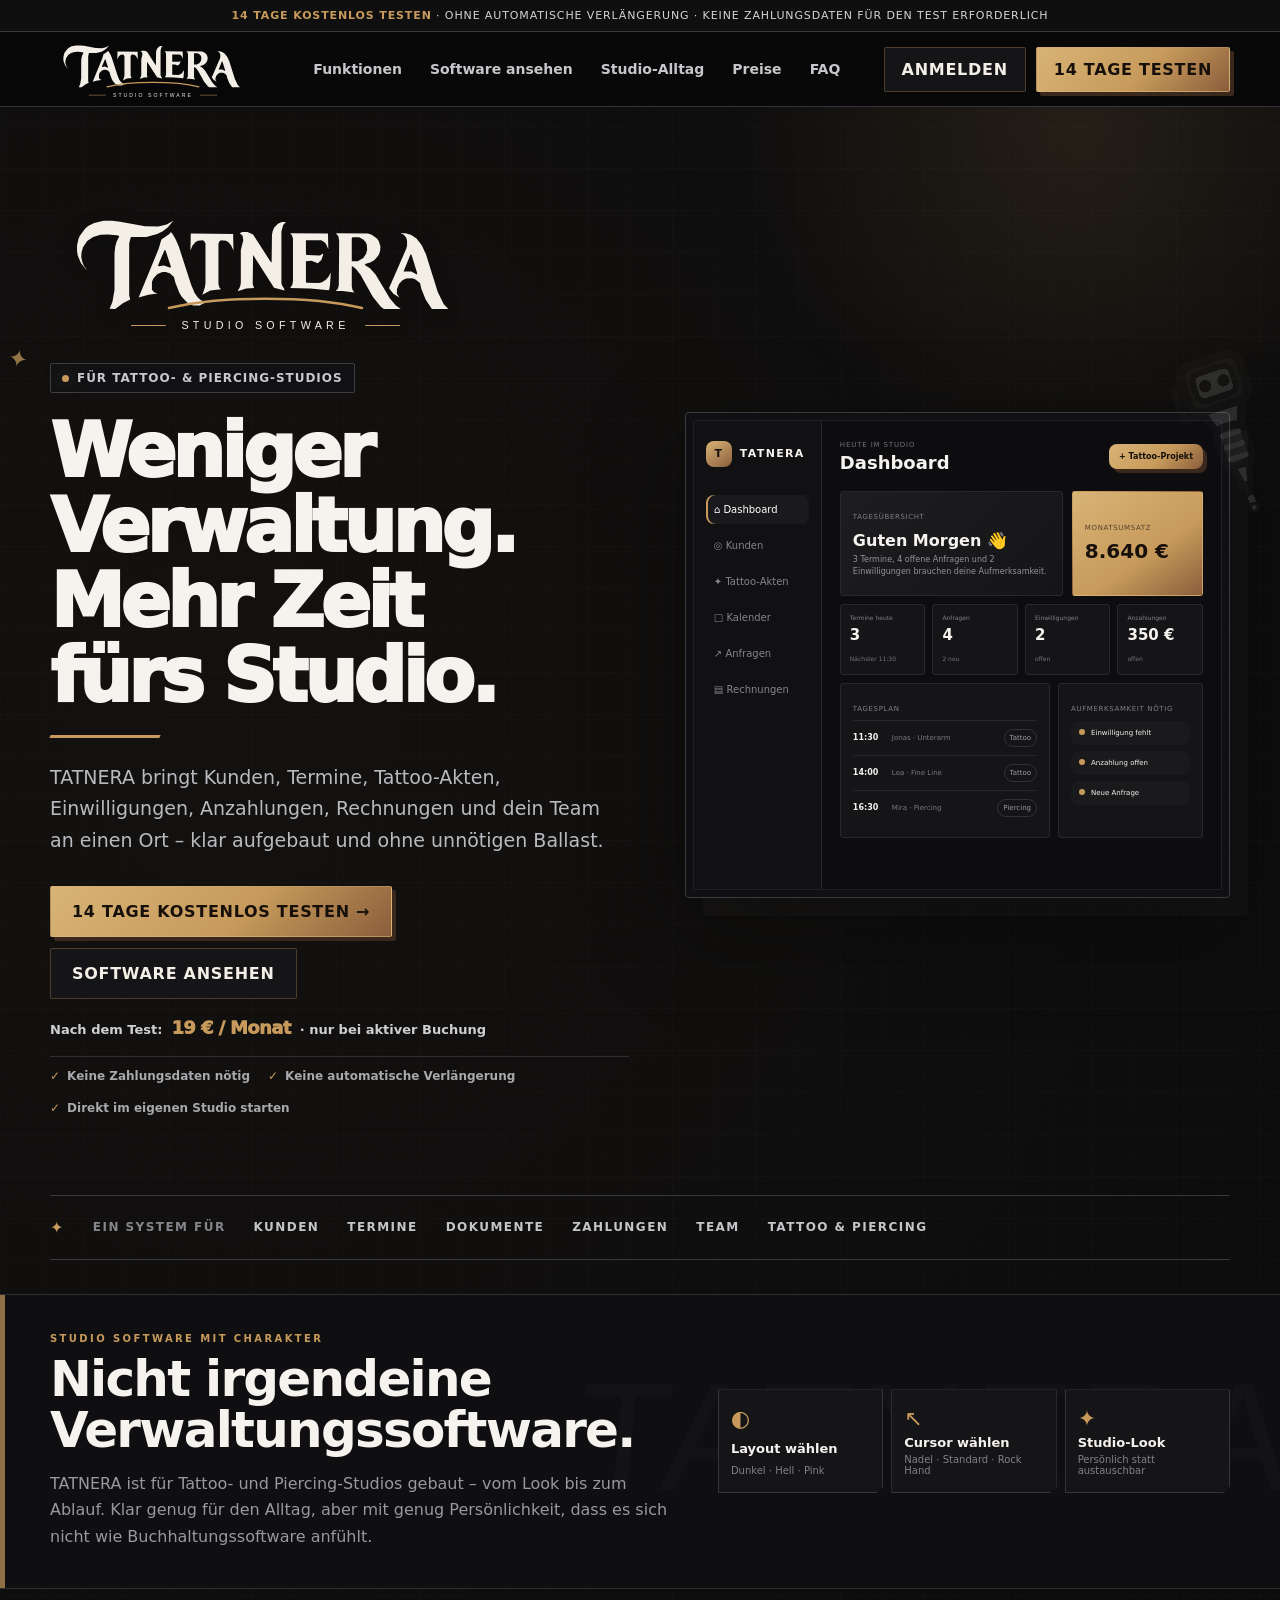
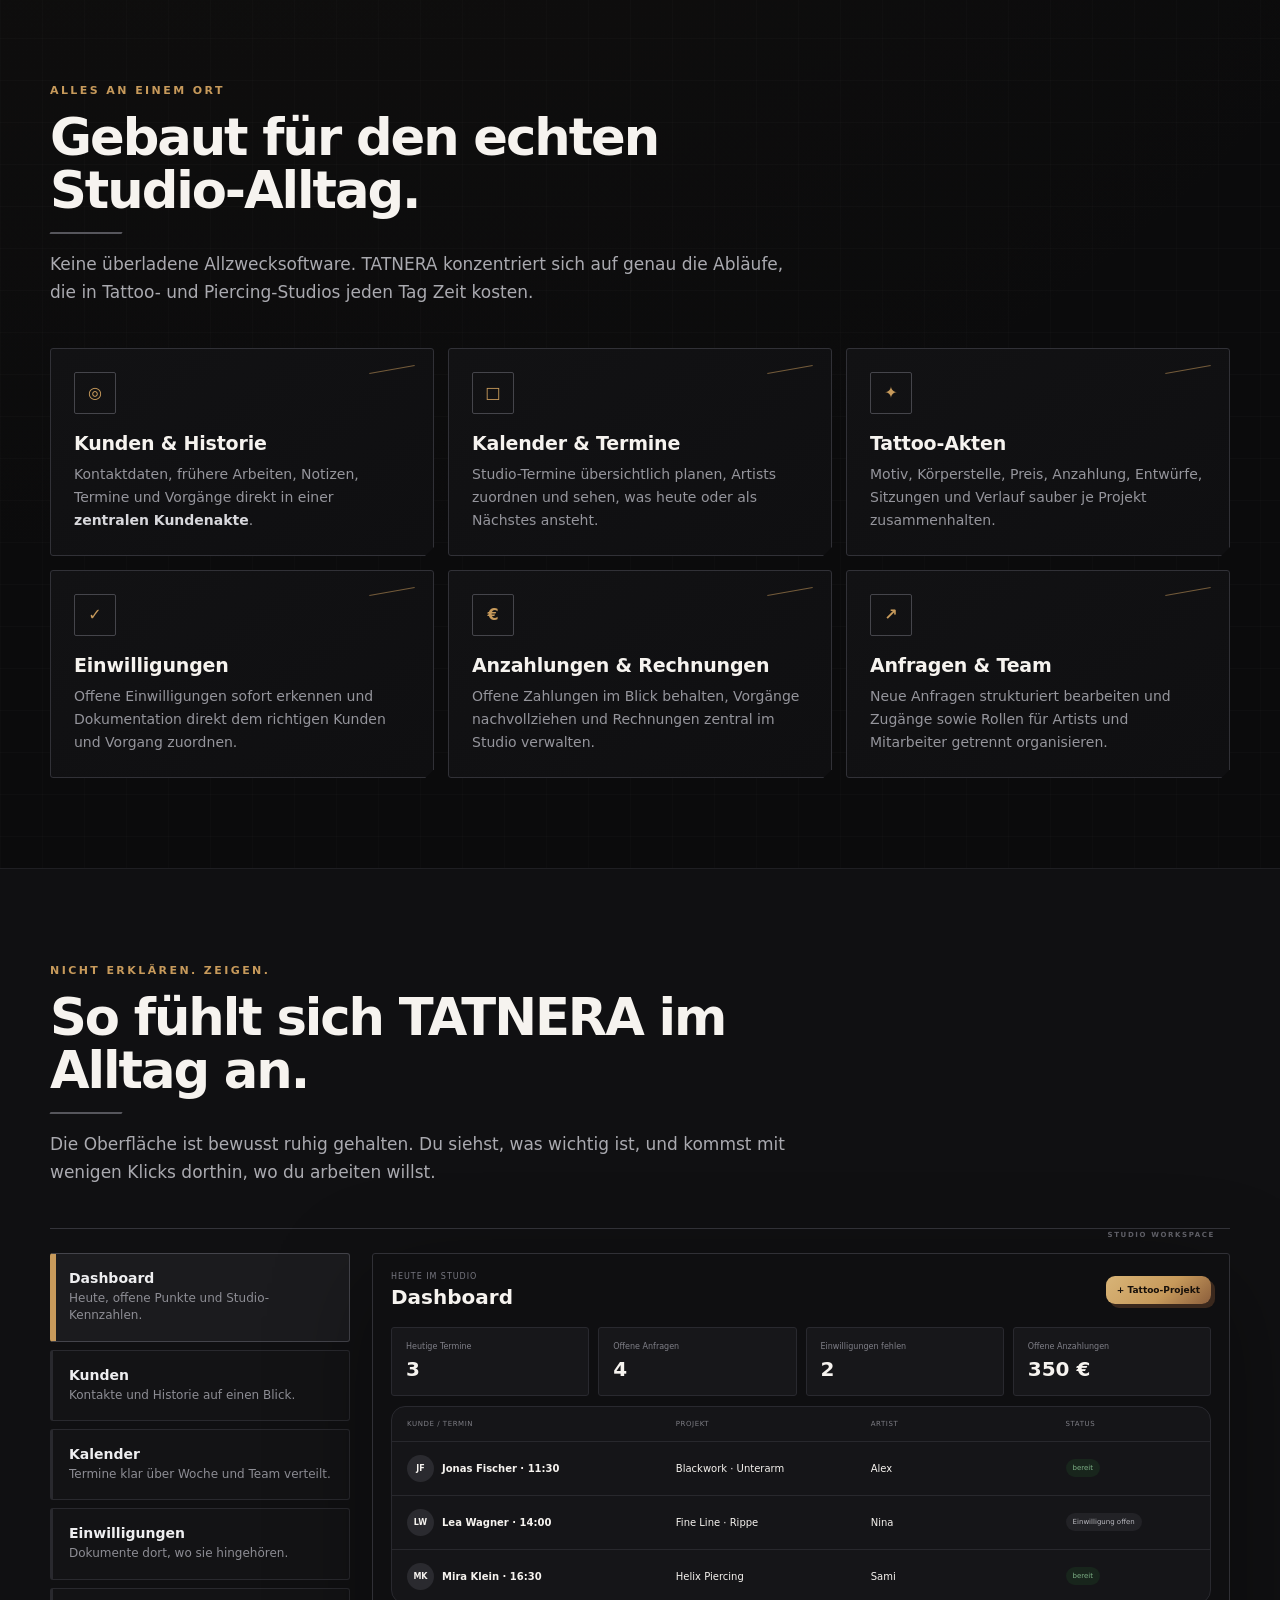
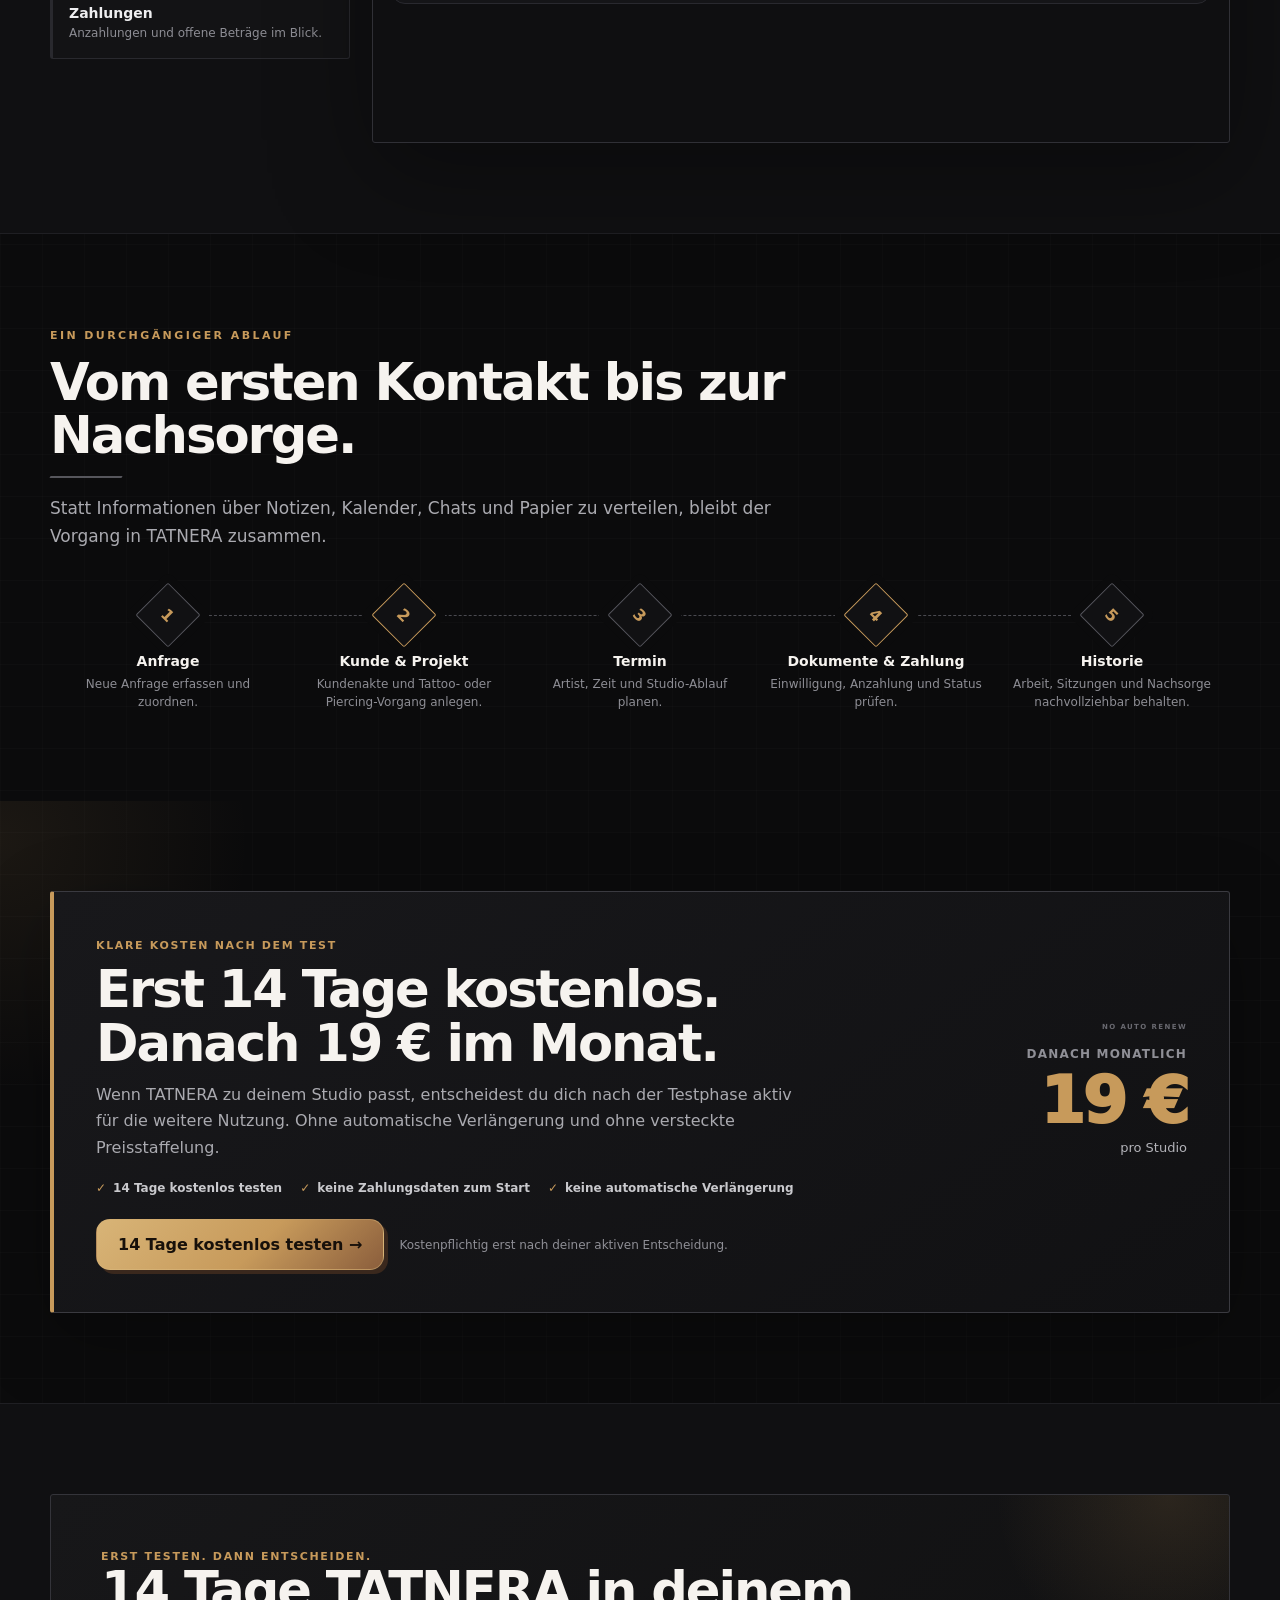
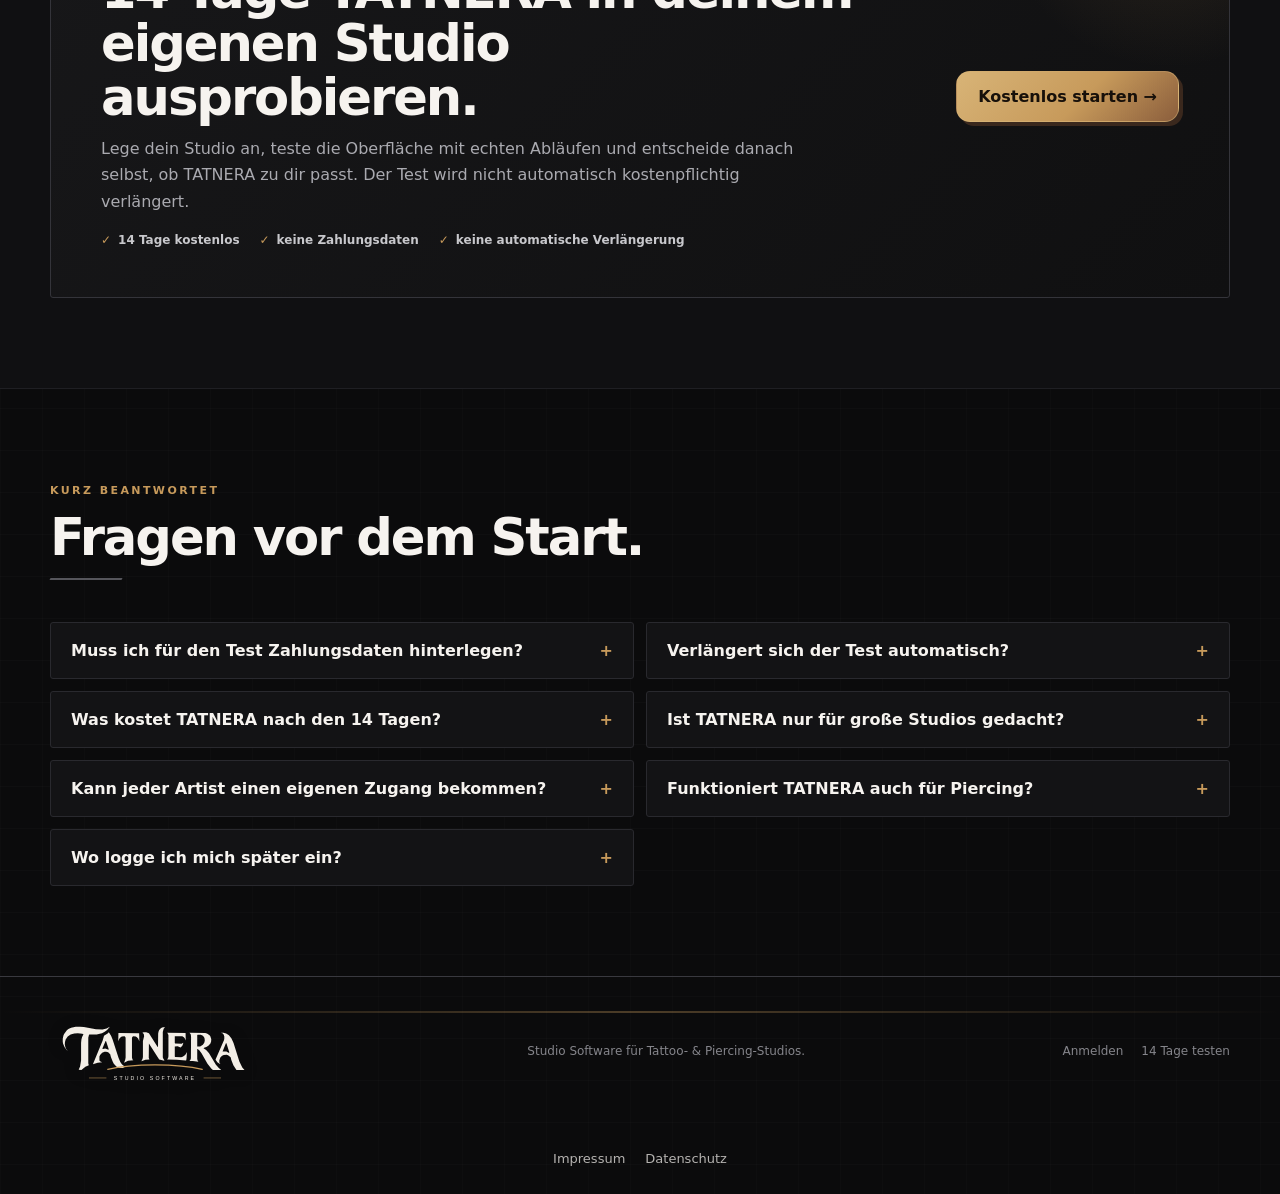
<file: index.html>
<!doctype html>
<html lang="de">
<head>
  <meta charset="utf-8" />
  <meta name="viewport" content="width=device-width, initial-scale=1" />
  <meta http-equiv="Cache-Control" content="no-cache, no-store, must-revalidate" />
  <meta http-equiv="Pragma" content="no-cache" />
  <meta http-equiv="Expires" content="0" />
  <title>TATNERA — Studio Software für Tattoo-Studios</title>
  <meta name="description" content="TATNERA bündelt Kunden, Termine, Tattoo-Akten, Einwilligungen, Anzahlungen, Rechnungen und Teamorganisation in einer klaren Studio-Software. 14 Tage kostenlos testen – ohne automatische Verlängerung." />
  <meta name="theme-color" content="#0b0b0c" />
  <link rel="preload" as="image" href="assets/tatnera-brand.png?v=20260904-1" />
  <link rel="stylesheet" href="landing.css?v=20260904-5" />
</head>
<body>
  <div class="announcement"><strong>14 Tage kostenlos testen</strong> · ohne automatische Verlängerung · keine Zahlungsdaten für den Test erforderlich</div>

  <header class="navbar">
    <div class="wrap nav-inner">
      <a class="logo" href="#top" aria-label="TATNERA Startseite">
        <img class="tatnera-logo-img" src="assets/tatnera-brand.png?v=20260904-1" alt="TATNERA Studio Software" width="220" height="101" fetchpriority="high" />
      </a>
      <nav class="nav-links" aria-label="Seitennavigation">
        <a href="#funktionen">Funktionen</a>
        <a href="#software">Software ansehen</a>
        <a href="#ablauf">Studio-Alltag</a>
        <a href="#faq">FAQ</a>
      </nav>
      <div class="nav-actions">
        <a class="btn secondary" href="app.html?mode=login">Anmelden</a>
        <a class="btn primary" href="app.html?mode=signup">14 Tage testen</a>
      </div>
    </div>
  </header>

  <main id="top">
    <section class="hero">
      <div class="wrap hero-grid">
        <div class="hero-copy reveal">
          <div class="hero-brand-sign"><img class="tatnera-logo-img" src="assets/tatnera-brand.png?v=20260904-1" alt="TATNERA Studio Software" width="220" height="101" fetchpriority="high" /></div>
          <span class="kicker"><span class="kicker-dot"></span> Für Tattoo- & Piercing-Studios</span>
          <h1>Weniger Verwaltung. Mehr Zeit fürs Studio.</h1>
          <p>TATNERA bringt Kunden, Termine, Tattoo-Akten, Einwilligungen, Anzahlungen, Rechnungen und dein Team an einen Ort – klar aufgebaut und ohne unnötigen Ballast.</p>
          <div class="hero-ctas">
            <a class="btn primary large" href="app.html?mode=signup">14 Tage kostenlos testen →</a>
            <a class="btn secondary large" href="#software">Software ansehen</a>
          </div>
          <div class="trial-note">
            <span>Keine Zahlungsdaten nötig</span>
            <span>Keine automatische Verlängerung</span>
            <span>Direkt im eigenen Studio starten</span>
          </div>
        </div>

        <div class="product-frame reveal" aria-label="Vorschau des TATNERA Dashboards">
          <div class="mini-app">
            <aside class="mini-sidebar">
              <div class="mini-brand"><b>T</b> TATNERA</div>
              <div class="mini-nav">
                <span class="active">⌂ Dashboard</span>
                <span>◎ Kunden</span>
                <span>✦ Tattoo-Akten</span>
                <span>□ Kalender</span>
                <span>↗ Anfragen</span>
                <span>▤ Rechnungen</span>
              </div>
            </aside>
            <div class="mini-main">
              <div class="mini-top"><div><small>Heute im Studio</small><strong>Dashboard</strong></div><span class="mini-add">+ Tattoo-Projekt</span></div>
              <div class="mini-hero-row">
                <div class="mini-card hero-card"><small>Tagesübersicht</small><h3>Guten Morgen 👋</h3><p>3 Termine, 4 offene Anfragen und 2 Einwilligungen brauchen deine Aufmerksamkeit.</p></div>
                <div class="mini-card accent"><small>Monatsumsatz</small><strong>8.640 €</strong></div>
              </div>
              <div class="mini-metrics">
                <div class="mini-metric"><span>Termine heute</span><strong>3</strong><em>Nächster 11:30</em></div>
                <div class="mini-metric"><span>Anfragen</span><strong>4</strong><em>2 neu</em></div>
                <div class="mini-metric"><span>Einwilligungen</span><strong>2</strong><em>offen</em></div>
                <div class="mini-metric"><span>Anzahlungen</span><strong>350 €</strong><em>offen</em></div>
              </div>
              <div class="mini-bottom">
                <div class="mini-card"><small>Tagesplan</small><div class="mini-list-row"><b>11:30</b><span>Jonas · Unterarm</span><span class="mini-pill">Tattoo</span></div><div class="mini-list-row"><b>14:00</b><span>Lea · Fine Line</span><span class="mini-pill">Tattoo</span></div><div class="mini-list-row"><b>16:30</b><span>Mira · Piercing</span><span class="mini-pill">Piercing</span></div></div>
                <div class="mini-card"><small>Aufmerksamkeit nötig</small><div class="mini-task"><i></i>Einwilligung fehlt</div><div class="mini-task"><i></i>Anzahlung offen</div><div class="mini-task"><i></i>Neue Anfrage</div></div>
              </div>
            </div>
          </div>
        </div>
      </div>
    </section>

    <section class="logo-strip">
      <div class="wrap logo-strip-inner"><span>Ein System für</span><b>Kunden</b><b>Termine</b><b>Dokumente</b><b>Zahlungen</b><b>Team</b><b>Tattoo & Piercing</b></div>
    </section>

    <section class="section" id="funktionen">
      <div class="wrap">
        <div class="section-head reveal">
          <span class="eyebrow">Alles an einem Ort</span>
          <h2>Gebaut für den echten Studio-Alltag.</h2>
          <p>Keine überladene Allzwecksoftware. TATNERA konzentriert sich auf genau die Abläufe, die in Tattoo- und Piercing-Studios jeden Tag Zeit kosten.</p>
        </div>
        <div class="features">
          <article class="feature reveal"><div class="feature-icon">◎</div><h3>Kunden & Historie</h3><p>Kontaktdaten, frühere Arbeiten, Notizen, Termine und Vorgänge direkt in einer <strong>zentralen Kundenakte</strong>.</p></article>
          <article class="feature reveal"><div class="feature-icon">□</div><h3>Kalender & Termine</h3><p>Studio-Termine übersichtlich planen, Artists zuordnen und sehen, was heute oder als Nächstes ansteht.</p></article>
          <article class="feature reveal"><div class="feature-icon">✦</div><h3>Tattoo-Akten</h3><p>Motiv, Körperstelle, Preis, Anzahlung, Entwürfe, Sitzungen und Verlauf sauber je Projekt zusammenhalten.</p></article>
          <article class="feature reveal"><div class="feature-icon">✓</div><h3>Einwilligungen</h3><p>Offene Einwilligungen sofort erkennen und Dokumentation direkt dem richtigen Kunden und Vorgang zuordnen.</p></article>
          <article class="feature reveal"><div class="feature-icon">€</div><h3>Anzahlungen & Rechnungen</h3><p>Offene Zahlungen im Blick behalten, Vorgänge nachvollziehen und Rechnungen zentral im Studio verwalten.</p></article>
          <article class="feature reveal"><div class="feature-icon">↗</div><h3>Anfragen & Team</h3><p>Neue Anfragen strukturiert bearbeiten und Zugänge sowie Rollen für Artists und Mitarbeiter getrennt organisieren.</p></article>
        </div>
      </div>
    </section>

    <section class="section soft" id="software">
      <div class="wrap">
        <div class="section-head reveal">
          <span class="eyebrow">Nicht erklären. Zeigen.</span>
          <h2>So fühlt sich TATNERA im Alltag an.</h2>
          <p>Die Oberfläche ist bewusst ruhig gehalten. Du siehst, was wichtig ist, und kommst mit wenigen Klicks dorthin, wo du arbeiten willst.</p>
        </div>

        <div class="showcase reveal">
          <div class="showcase-nav" role="tablist" aria-label="TATNERA Ansichten">
            <button class="showcase-tab active" data-showcase-tab="dashboard" type="button"><strong>Dashboard</strong><span>Heute, offene Punkte und Studio-Kennzahlen.</span></button>
            <button class="showcase-tab" data-showcase-tab="customers" type="button"><strong>Kunden</strong><span>Kontakte und Historie auf einen Blick.</span></button>
            <button class="showcase-tab" data-showcase-tab="calendar" type="button"><strong>Kalender</strong><span>Termine klar über Woche und Team verteilt.</span></button>
            <button class="showcase-tab" data-showcase-tab="documents" type="button"><strong>Einwilligungen</strong><span>Dokumente dort, wo sie hingehören.</span></button>
            <button class="showcase-tab" data-showcase-tab="payments" type="button"><strong>Zahlungen</strong><span>Anzahlungen und offene Beträge im Blick.</span></button>
          </div>

          <div class="showcase-screen">
            <section class="screen-content active" data-showcase-screen="dashboard">
              <div class="screen-bar"><div class="screen-title"><small>Heute im Studio</small><strong>Dashboard</strong></div><span class="screen-action">+ Tattoo-Projekt</span></div>
              <div class="screen-grid"><div class="screen-card"><span>Heutige Termine</span><strong>3</strong></div><div class="screen-card"><span>Offene Anfragen</span><strong>4</strong></div><div class="screen-card"><span>Einwilligungen fehlen</span><strong>2</strong></div><div class="screen-card"><span>Offene Anzahlungen</span><strong>350 €</strong></div></div>
              <div class="screen-table"><div class="screen-row header"><span>Kunde / Termin</span><span>Projekt</span><span>Artist</span><span>Status</span></div><div class="screen-row"><span class="avatar-name"><span class="tiny-avatar">JF</span><b>Jonas Fischer · 11:30</b></span><span>Blackwork · Unterarm</span><span>Alex</span><span class="status good">bereit</span></div><div class="screen-row"><span class="avatar-name"><span class="tiny-avatar">LW</span><b>Lea Wagner · 14:00</b></span><span>Fine Line · Rippe</span><span>Nina</span><span class="status">Einwilligung offen</span></div><div class="screen-row"><span class="avatar-name"><span class="tiny-avatar">MK</span><b>Mira Klein · 16:30</b></span><span>Helix Piercing</span><span>Sami</span><span class="status good">bereit</span></div></div>
            </section>

            <section class="screen-content" data-showcase-screen="customers">
              <div class="screen-bar"><div class="screen-title"><small>Kundenverwaltung</small><strong>Alle Kunden</strong></div><span class="screen-action">+ Neuer Kunde</span></div>
              <div class="screen-table"><div class="screen-row header"><span>Kunde</span><span>Kontakt</span><span>Letztes Projekt</span><span>Status</span></div><div class="screen-row"><span class="avatar-name"><span class="tiny-avatar">JF</span><b>Jonas Fischer</b></span><span>jonas@example.de</span><span>Blackwork · Unterarm</span><span class="status good">aktiv</span></div><div class="screen-row"><span class="avatar-name"><span class="tiny-avatar">LW</span><b>Lea Wagner</b></span><span>lea@example.de</span><span>Fine Line · Rippe</span><span class="status">Termin offen</span></div><div class="screen-row"><span class="avatar-name"><span class="tiny-avatar">MK</span><b>Mira Klein</b></span><span>mira@example.de</span><span>Helix Piercing</span><span class="status good">aktiv</span></div><div class="screen-row"><span class="avatar-name"><span class="tiny-avatar">TS</span><b>Tom Schuster</b></span><span>tom@example.de</span><span>Lettering · Brust</span><span class="status">Anfrage</span></div></div>
            </section>

            <section class="screen-content" data-showcase-screen="calendar">
              <div class="screen-bar"><div class="screen-title"><small>Wochenansicht</small><strong>Kalender</strong></div><span class="screen-action">+ Termin</span></div>
              <div class="calendar-grid"><div class="cal-cell head"></div><div class="cal-cell head">Mo</div><div class="cal-cell head">Di</div><div class="cal-cell head">Mi</div><div class="cal-cell head">Do</div><div class="cal-cell head">Fr</div><div class="cal-cell">10:00</div><div class="cal-cell"><div class="cal-event">Beratung<br>Jonas</div></div><div class="cal-cell"></div><div class="cal-cell"><div class="cal-event">Tattoo<br>Lea</div></div><div class="cal-cell"></div><div class="cal-cell"></div><div class="cal-cell">12:00</div><div class="cal-cell"></div><div class="cal-cell"><div class="cal-event">Tattoo<br>Jonas</div></div><div class="cal-cell"></div><div class="cal-cell"><div class="cal-event">Piercing<br>Mira</div></div><div class="cal-cell"></div><div class="cal-cell">14:00</div><div class="cal-cell"><div class="cal-event">Tattoo<br>Tom</div></div><div class="cal-cell"></div><div class="cal-cell"><div class="cal-event">Kontrolle<br>Eva</div></div><div class="cal-cell"></div><div class="cal-cell"><div class="cal-event">Tattoo<br>Chris</div></div><div class="cal-cell">16:00</div><div class="cal-cell"></div><div class="cal-cell"><div class="cal-event">Beratung<br>Nina</div></div><div class="cal-cell"></div><div class="cal-cell"></div><div class="cal-cell"></div></div>
            </section>

            <section class="screen-content" data-showcase-screen="documents">
              <div class="screen-bar"><div class="screen-title"><small>Kundenakte · Lea Wagner</small><strong>Einwilligungen & Dokumente</strong></div><span class="screen-action">Dokument anlegen</span></div>
              <div class="document-cards"><div class="doc-card"><small>Einwilligung Tattoo</small><h4>Fine Line · Rippe</h4><div class="doc-line"></div><div class="doc-line"></div><div class="doc-line short"></div><span class="status">Unterschrift offen</span></div><div class="doc-card"><small>Gesundheitsangaben</small><h4>Vor Termin prüfen</h4><div class="doc-line"></div><div class="doc-line short"></div><div class="doc-line"></div><span class="status good">vollständig</span></div><div class="doc-card"><small>Nachsorge</small><h4>Pflegehinweise</h4><div class="doc-line short"></div><div class="doc-line"></div><div class="doc-line"></div><span class="status good">hinterlegt</span></div><div class="doc-card"><small>Projektdateien</small><h4>Entwurf & Referenzen</h4><div class="doc-line"></div><div class="doc-line short"></div><div class="doc-line"></div><span class="status good">3 Dateien</span></div></div>
            </section>

            <section class="screen-content" data-showcase-screen="payments">
              <div class="screen-bar"><div class="screen-title"><small>Studio-Finanzen</small><strong>Anzahlungen & offene Beträge</strong></div><span class="screen-action">Zahlung erfassen</span></div>
              <div class="payment-wrap"><div class="payment-total"><span>Offene Anzahlungen</span><strong>350 €</strong><small>3 Kunden · direkt aus den Projekten</small></div><div class="payment-list"><div class="payment-item"><span>Jonas Fischer</span><strong>150 €</strong></div><div class="payment-item"><span>Lea Wagner</span><strong>100 €</strong></div><div class="payment-item"><span>Tom Schuster</span><strong>100 €</strong></div></div></div>
              <div class="screen-table"><div class="screen-row header"><span>Kunde</span><span>Projekt</span><span>Betrag</span><span>Status</span></div><div class="screen-row"><span><b>Jonas Fischer</b></span><span>Blackwork · Unterarm</span><span>150 €</span><span class="status">offen</span></div><div class="screen-row"><span><b>Mira Klein</b></span><span>Helix Piercing</span><span>50 €</span><span class="status good">bezahlt</span></div><div class="screen-row"><span><b>Lea Wagner</b></span><span>Fine Line · Rippe</span><span>100 €</span><span class="status">offen</span></div></div>
            </section>
          </div>
        </div>
      </div>
    </section>

    <section class="section" id="ablauf">
      <div class="wrap">
        <div class="section-head reveal">
          <span class="eyebrow">Ein durchgängiger Ablauf</span>
          <h2>Vom ersten Kontakt bis zur Nachsorge.</h2>
          <p>Statt Informationen über Notizen, Kalender, Chats und Papier zu verteilen, bleibt der Vorgang in TATNERA zusammen.</p>
        </div>
        <div class="flow reveal">
          <div class="flow-step"><div class="flow-num">1</div><div><h3>Anfrage</h3><p>Neue Anfrage erfassen und zuordnen.</p></div></div>
          <div class="flow-step"><div class="flow-num">2</div><div><h3>Kunde & Projekt</h3><p>Kundenakte und Tattoo- oder Piercing-Vorgang anlegen.</p></div></div>
          <div class="flow-step"><div class="flow-num">3</div><div><h3>Termin</h3><p>Artist, Zeit und Studio-Ablauf planen.</p></div></div>
          <div class="flow-step"><div class="flow-num">4</div><div><h3>Dokumente & Zahlung</h3><p>Einwilligung, Anzahlung und Status prüfen.</p></div></div>
          <div class="flow-step"><div class="flow-num">5</div><div><h3>Historie</h3><p>Arbeit, Sitzungen und Nachsorge nachvollziehbar behalten.</p></div></div>
        </div>
      </div>
    </section>

    <section class="section soft">
      <div class="wrap">
        <div class="trial-box reveal">
          <div>
            <span class="eyebrow">Erst testen. Dann entscheiden.</span>
            <h2>14 Tage TATNERA in deinem eigenen Studio ausprobieren.</h2>
            <p>Lege dein Studio an, teste die Oberfläche mit echten Abläufen und entscheide danach selbst, ob TATNERA zu dir passt. Der Test wird nicht automatisch kostenpflichtig verlängert.</p>
            <div class="trial-points"><span>14 Tage kostenlos</span><span>keine Zahlungsdaten</span><span>keine automatische Verlängerung</span></div>
          </div>
          <a class="btn primary large" href="app.html?mode=signup">Kostenlos starten →</a>
        </div>
      </div>
    </section>

    <section class="section" id="faq">
      <div class="wrap">
        <div class="section-head reveal">
          <span class="eyebrow">Kurz beantwortet</span>
          <h2>Fragen vor dem Start.</h2>
        </div>
        <div class="faq reveal">
          <details><summary>Muss ich für den Test Zahlungsdaten hinterlegen?</summary><p>Nein. Du kannst dein TATNERA-Konto und dein Studio für den Test ohne Kreditkarte oder andere Zahlungsdaten anlegen.</p></details>
          <details><summary>Verlängert sich der Test automatisch?</summary><p>Nein. Aus dem kostenlosen Test entsteht nicht automatisch ein kostenpflichtiges Abo. Wenn du später weitermachen möchtest, entscheidest du dich aktiv dafür.</p></details>
          <details><summary>Ist TATNERA nur für große Studios gedacht?</summary><p>Nein. Die Oberfläche ist bewusst so aufgebaut, dass sowohl einzelne Artists als auch Studios mit mehreren Mitarbeitern damit arbeiten können.</p></details>
          <details><summary>Kann jeder Artist einen eigenen Zugang bekommen?</summary><p>TATNERA unterstützt Studio-Mitglieder und unterschiedliche Rollen. So können Zugänge sauber dem jeweiligen Studio zugeordnet werden.</p></details>
          <details><summary>Funktioniert TATNERA auch für Piercing?</summary><p>Ja. Neben Tattoo-Vorgängen sind auch Piercing-Abläufe im System vorgesehen und können in Kundenakte, Dokumentation und Studioorganisation eingebunden werden.</p></details>
          <details><summary>Wo logge ich mich später ein?</summary><p>Direkt über diese Seite. Oben rechts führt „Anmelden“ in den geschützten TATNERA-Bereich und von dort in dein Studio-Dashboard.</p></details>
        </div>
      </div>
    </section>
  </main>

  <footer class="footer">
    <div class="wrap footer-inner">
      <div class="logo"><img class="tatnera-logo-img" src="assets/tatnera-brand.png?v=20260904-1" alt="TATNERA Studio Software" width="220" height="101" /></div>
      <div>Studio Software für Tattoo- & Piercing-Studios.</div>
      <div class="footer-links"><a href="app.html?mode=login">Anmelden</a><a href="app.html?mode=signup">14 Tage testen</a></div>
    </div>
  </footer>

  <script src="landing.js?v=20260904-5"></script>
</body>
</html>
</file>
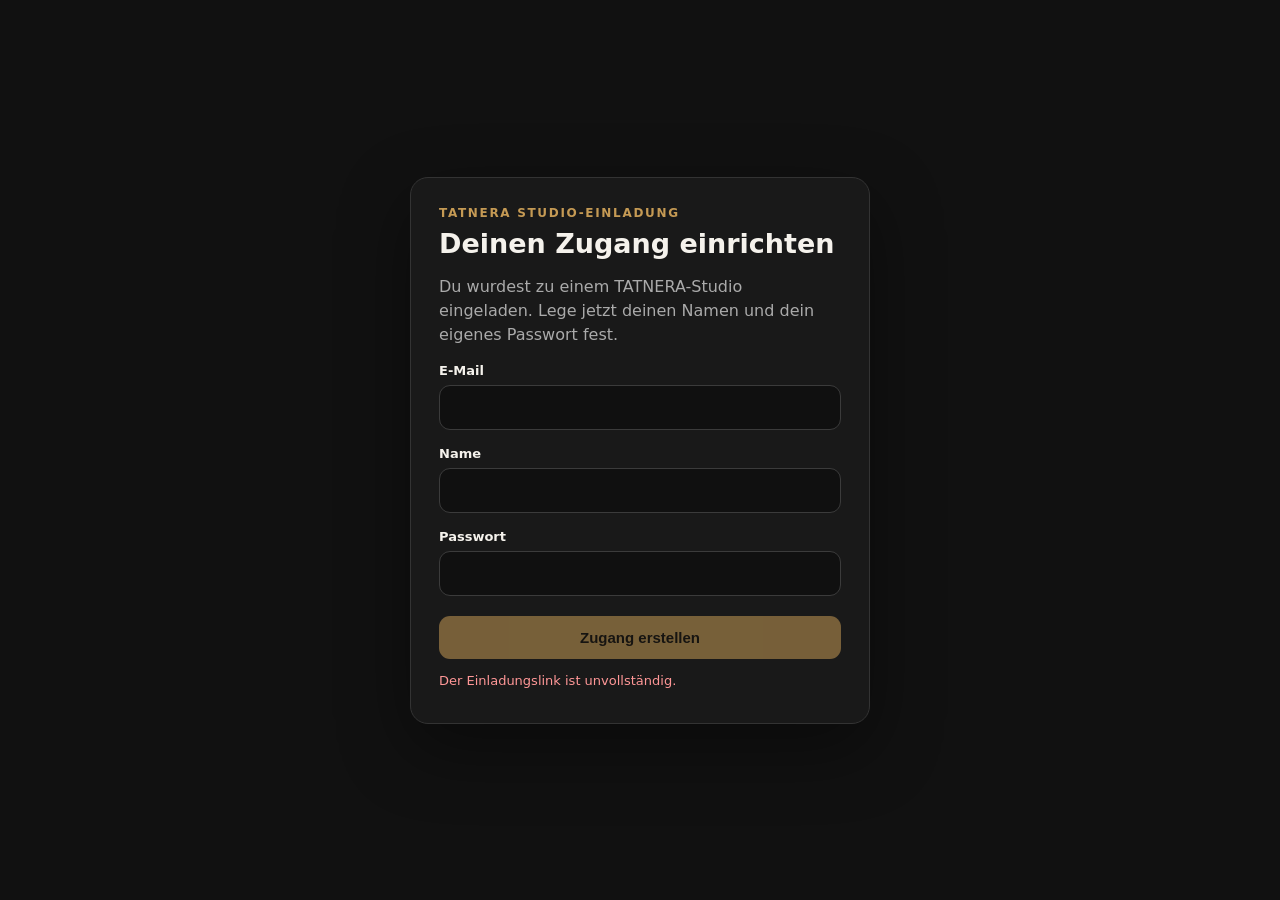
<file: account-setup.html>
<!doctype html>
<html lang="de">
<head>
  <meta charset="utf-8">
  <meta name="viewport" content="width=device-width,initial-scale=1">
  <title>TATNERA – Studio-Zugang einrichten</title>
  <style>
    :root{font-family:Inter,system-ui,-apple-system,BlinkMacSystemFont,"Segoe UI",sans-serif;color-scheme:dark}
    *{box-sizing:border-box}body{margin:0;min-height:100vh;display:grid;place-items:center;background:#111;color:#f5f2ec;padding:24px}
    .card{width:min(460px,100%);background:#191919;border:1px solid #333;border-radius:18px;padding:28px;box-shadow:0 24px 70px rgba(0,0,0,.4)}
    h1{margin:0 0 8px;font-size:27px}.muted{color:#aaa;line-height:1.5}.eyebrow{font-size:12px;font-weight:800;letter-spacing:.14em;text-transform:uppercase;color:#c59a54;margin-bottom:8px}
    label{display:block;margin-top:16px;font-size:13px;font-weight:700}input{width:100%;margin-top:7px;border:1px solid #3b3b3b;border-radius:11px;background:#101010;color:#fff;padding:13px 14px;font-size:15px}
    input[readonly]{color:#aaa}.btn{width:100%;margin-top:20px;border:0;border-radius:11px;background:#c59a54;color:#15110b;padding:13px 16px;font-size:15px;font-weight:900;cursor:pointer}.btn:disabled{opacity:.55;cursor:wait}
    #status{min-height:22px;margin-top:14px;font-size:13px}.ok{color:#8ed19a}.error{color:#ff9797}a{color:#d9b66f}
  </style>
</head>
<body>
  <main class="card">
    <div class="eyebrow">TATNERA Studio-Einladung</div>
    <h1>Deinen Zugang einrichten</h1>
    <p class="muted">Du wurdest zu einem TATNERA-Studio eingeladen. Lege jetzt deinen Namen und dein eigenes Passwort fest.</p>
    <form id="setupForm">
      <label>E-Mail<input id="email" type="email" readonly></label>
      <label>Name<input id="displayName" required autocomplete="name"></label>
      <label>Passwort<input id="password" type="password" required minlength="8" autocomplete="new-password"></label>
      <button class="btn" id="submitBtn" type="submit">Zugang erstellen</button>
    </form>
    <div id="status"></div>
  </main>
<script>
(() => {
  const params=new URLSearchParams(location.search);
  const fragment=new URLSearchParams(location.hash.replace(/^#/,''));
  const invite=params.get('invite')||'';
  const email=params.get('email')||'';
  const defaultName=params.get('name')||'';
  const emailEl=document.getElementById('email');
  const nameEl=document.getElementById('displayName');
  const passwordEl=document.getElementById('password');
  const form=document.getElementById('setupForm');
  const status=document.getElementById('status');
  const button=document.getElementById('submitBtn');
  emailEl.value=email;nameEl.value=defaultName;
  const fragmentPassword=fragment.get('pw')||'';
  if(fragmentPassword)passwordEl.value=fragmentPassword;
  if(!invite||!email){status.className='error';status.textContent='Der Einladungslink ist unvollständig.';button.disabled=true;return;}

  async function submitSetup(){
    button.disabled=true;status.className='';status.textContent='Zugang wird erstellt …';
    try{
      const response=await fetch('https://ayxvspeufbsoxtccaqap.supabase.co/functions/v1/accept-studio-invite',{
        method:'POST',headers:{'Content-Type':'application/json'},
        body:JSON.stringify({token:invite,email,password:passwordEl.value,displayName:nameEl.value.trim()})
      });
      const data=await response.json().catch(()=>({}));
      if(!response.ok||!data.ok)throw new Error(data.error||'Zugang konnte nicht erstellt werden.');
      history.replaceState(null,'',location.pathname+'?done=1');
      status.className='ok';status.innerHTML='Zugang erstellt. <a href="app.html?mode=login">Jetzt bei TATNERA einloggen →</a>';
      form.style.display='none';
    }catch(error){status.className='error';status.textContent=error.message||String(error);button.disabled=false;}
  }

  form.addEventListener('submit',event=>{event.preventDefault();submitSetup();});
  if(fragmentPassword&&fragment.get('auto')==='1')setTimeout(()=>submitSetup(),250);
})();
</script>
</body>
</html>
</file>
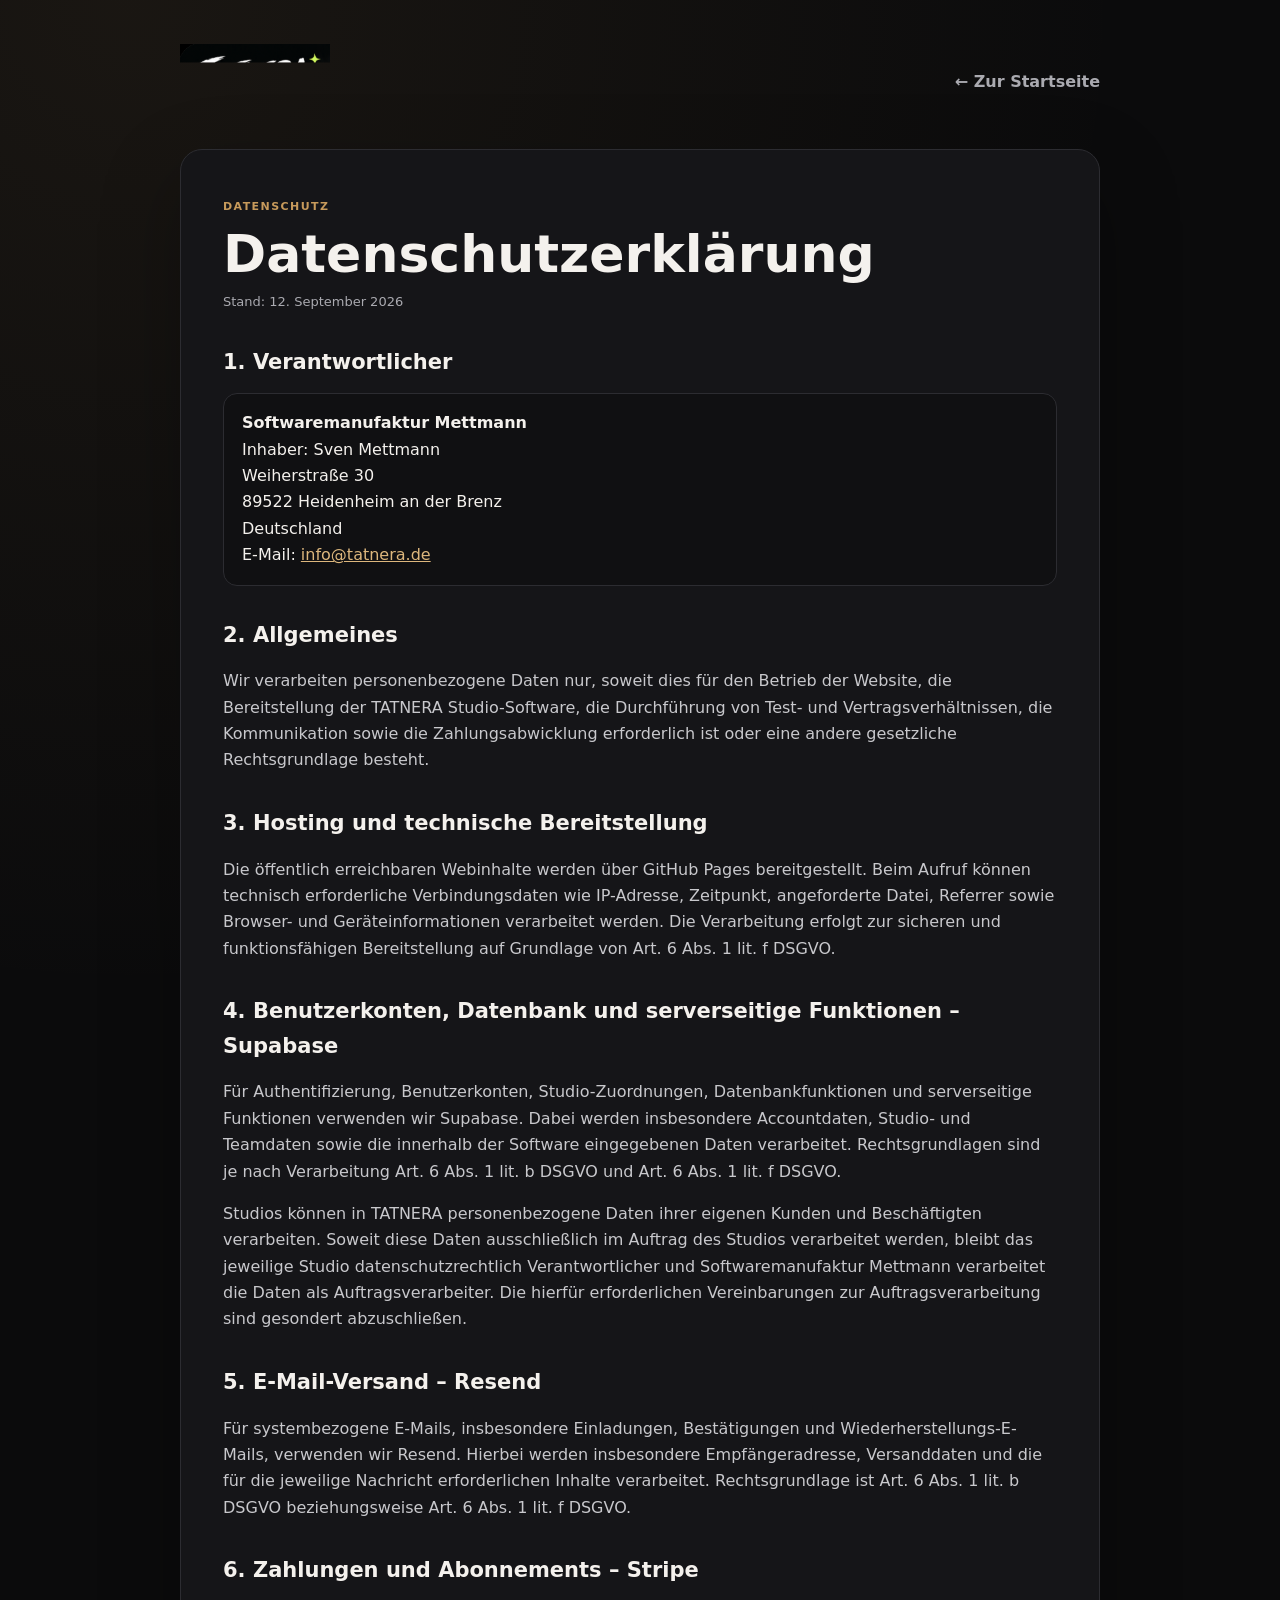
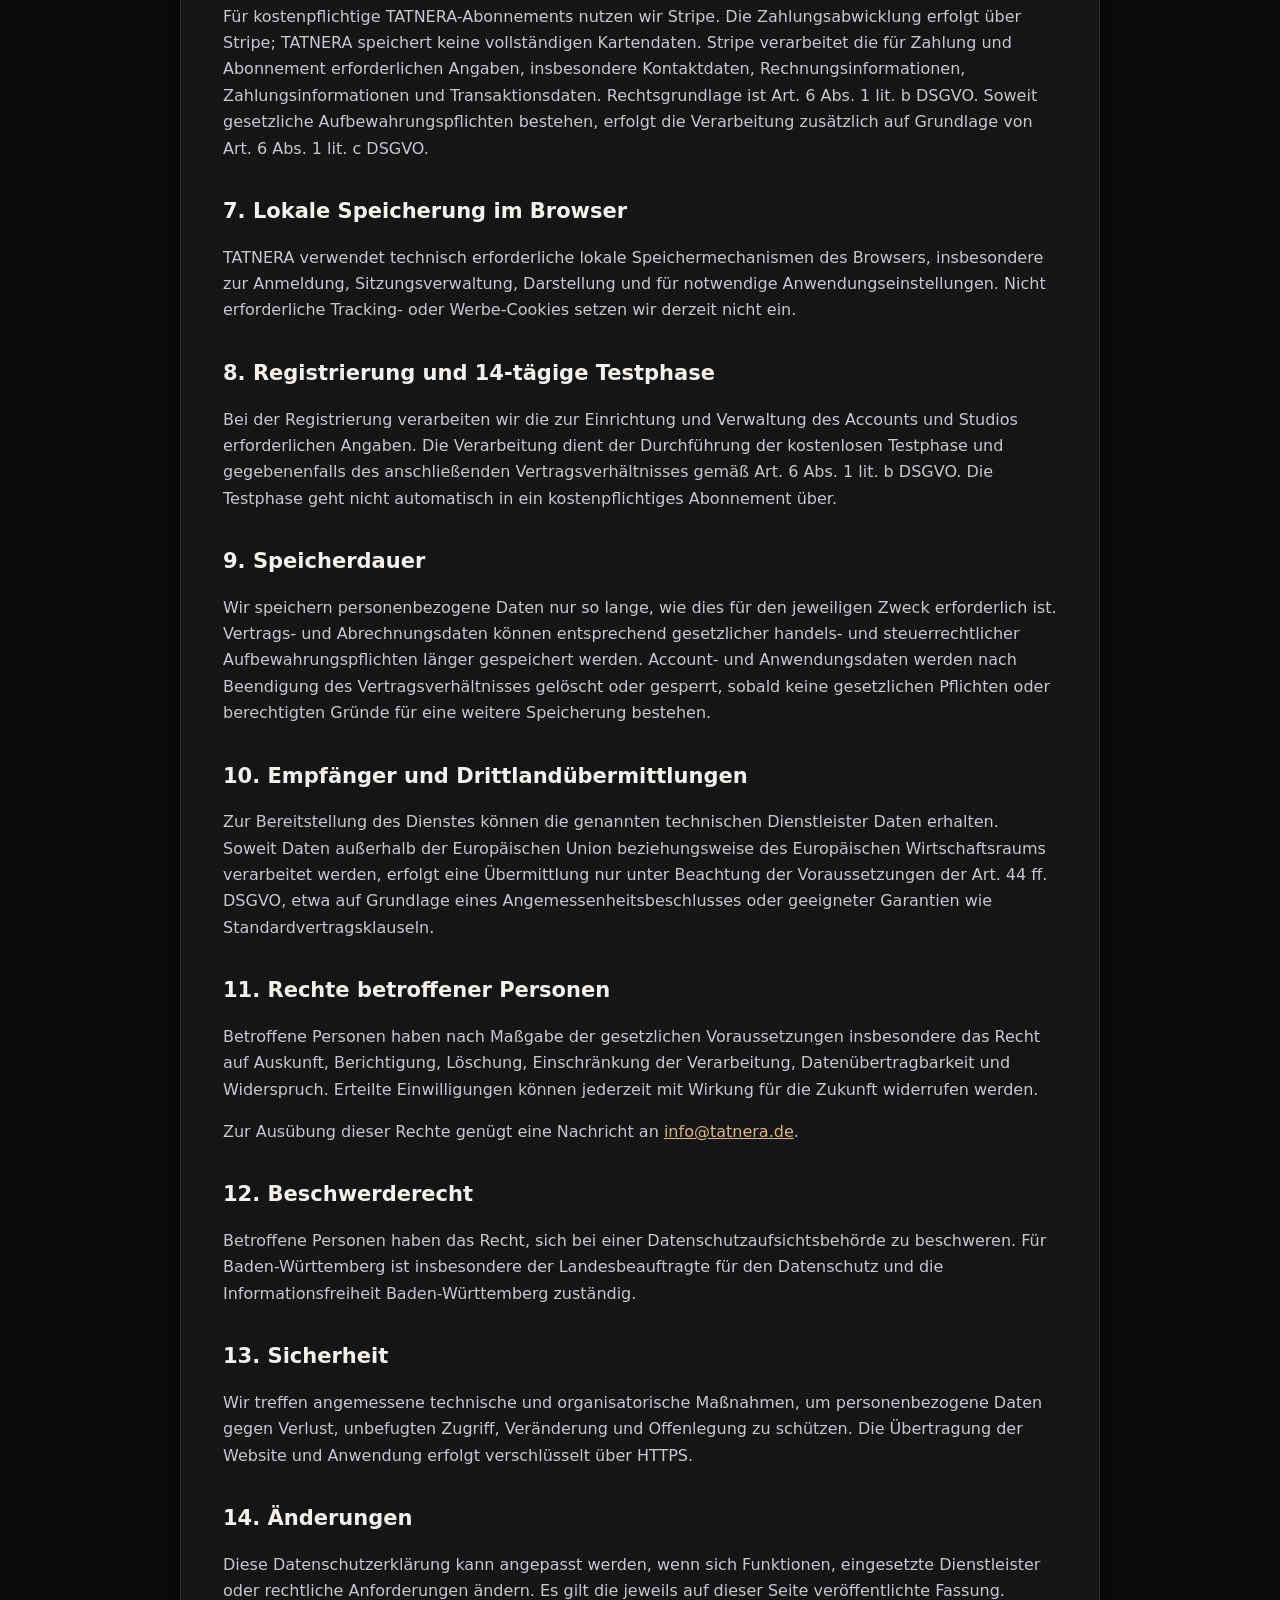
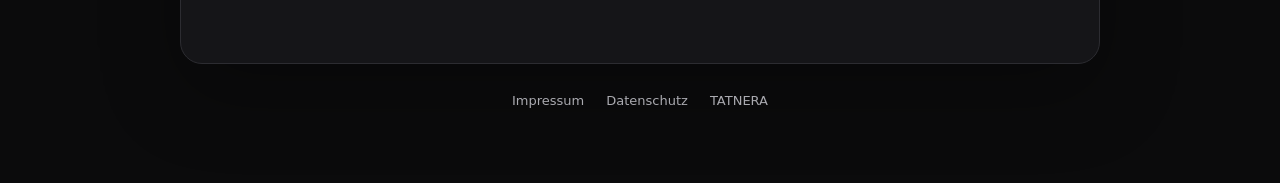
<file: datenschutz.html>
<!doctype html><html lang="de"><head><meta charset="utf-8"><meta name="viewport" content="width=device-width,initial-scale=1"><title>Datenschutz – TATNERA</title><meta name="robots" content="index,follow"><link rel="stylesheet" href="legal.css?v=20260912-1"></head><body><main class="legal-wrap"><div class="legal-top"><a href="./" aria-label="Zur TATNERA Startseite"><img src="assets/tatnera-brand.png?v=20260904-1" alt="TATNERA Studio Software"></a><a class="legal-back" href="./">← Zur Startseite</a></div><article class="legal-card"><span class="eyebrow">Datenschutz</span><h1>Datenschutzerklärung</h1><div class="legal-meta">Stand: 12. September 2026</div><h2>1. Verantwortlicher</h2><div class="legal-box"><strong>Softwaremanufaktur Mettmann</strong><br>Inhaber: Sven Mettmann<br>Weiherstraße 30<br>89522 Heidenheim an der Brenz<br>Deutschland<br>E-Mail: <a href="mailto:info@tatnera.de">info@tatnera.de</a></div><h2>2. Allgemeines</h2><p>Wir verarbeiten personenbezogene Daten nur, soweit dies für den Betrieb der Website, die Bereitstellung der TATNERA Studio-Software, die Durchführung von Test- und Vertragsverhältnissen, die Kommunikation sowie die Zahlungsabwicklung erforderlich ist oder eine andere gesetzliche Rechtsgrundlage besteht.</p><h2>3. Hosting und technische Bereitstellung</h2><p>Die öffentlich erreichbaren Webinhalte werden über GitHub Pages bereitgestellt. Beim Aufruf können technisch erforderliche Verbindungsdaten wie IP-Adresse, Zeitpunkt, angeforderte Datei, Referrer sowie Browser- und Geräteinformationen verarbeitet werden. Die Verarbeitung erfolgt zur sicheren und funktionsfähigen Bereitstellung auf Grundlage von Art. 6 Abs. 1 lit. f DSGVO.</p><h2>4. Benutzerkonten, Datenbank und serverseitige Funktionen – Supabase</h2><p>Für Authentifizierung, Benutzerkonten, Studio-Zuordnungen, Datenbankfunktionen und serverseitige Funktionen verwenden wir Supabase. Dabei werden insbesondere Accountdaten, Studio- und Teamdaten sowie die innerhalb der Software eingegebenen Daten verarbeitet. Rechtsgrundlagen sind je nach Verarbeitung Art. 6 Abs. 1 lit. b DSGVO und Art. 6 Abs. 1 lit. f DSGVO.</p><p>Studios können in TATNERA personenbezogene Daten ihrer eigenen Kunden und Beschäftigten verarbeiten. Soweit diese Daten ausschließlich im Auftrag des Studios verarbeitet werden, bleibt das jeweilige Studio datenschutzrechtlich Verantwortlicher und Softwaremanufaktur Mettmann verarbeitet die Daten als Auftragsverarbeiter. Die hierfür erforderlichen Vereinbarungen zur Auftragsverarbeitung sind gesondert abzuschließen.</p><h2>5. E-Mail-Versand – Resend</h2><p>Für systembezogene E-Mails, insbesondere Einladungen, Bestätigungen und Wiederherstellungs-E-Mails, verwenden wir Resend. Hierbei werden insbesondere Empfängeradresse, Versanddaten und die für die jeweilige Nachricht erforderlichen Inhalte verarbeitet. Rechtsgrundlage ist Art. 6 Abs. 1 lit. b DSGVO beziehungsweise Art. 6 Abs. 1 lit. f DSGVO.</p><h2>6. Zahlungen und Abonnements – Stripe</h2><p>Für kostenpflichtige TATNERA-Abonnements nutzen wir Stripe. Die Zahlungsabwicklung erfolgt über Stripe; TATNERA speichert keine vollständigen Kartendaten. Stripe verarbeitet die für Zahlung und Abonnement erforderlichen Angaben, insbesondere Kontaktdaten, Rechnungsinformationen, Zahlungsinformationen und Transaktionsdaten. Rechtsgrundlage ist Art. 6 Abs. 1 lit. b DSGVO. Soweit gesetzliche Aufbewahrungspflichten bestehen, erfolgt die Verarbeitung zusätzlich auf Grundlage von Art. 6 Abs. 1 lit. c DSGVO.</p><h2>7. Lokale Speicherung im Browser</h2><p>TATNERA verwendet technisch erforderliche lokale Speichermechanismen des Browsers, insbesondere zur Anmeldung, Sitzungsverwaltung, Darstellung und für notwendige Anwendungseinstellungen. Nicht erforderliche Tracking- oder Werbe-Cookies setzen wir derzeit nicht ein.</p><h2>8. Registrierung und 14-tägige Testphase</h2><p>Bei der Registrierung verarbeiten wir die zur Einrichtung und Verwaltung des Accounts und Studios erforderlichen Angaben. Die Verarbeitung dient der Durchführung der kostenlosen Testphase und gegebenenfalls des anschließenden Vertragsverhältnisses gemäß Art. 6 Abs. 1 lit. b DSGVO. Die Testphase geht nicht automatisch in ein kostenpflichtiges Abonnement über.</p><h2>9. Speicherdauer</h2><p>Wir speichern personenbezogene Daten nur so lange, wie dies für den jeweiligen Zweck erforderlich ist. Vertrags- und Abrechnungsdaten können entsprechend gesetzlicher handels- und steuerrechtlicher Aufbewahrungspflichten länger gespeichert werden. Account- und Anwendungsdaten werden nach Beendigung des Vertragsverhältnisses gelöscht oder gesperrt, sobald keine gesetzlichen Pflichten oder berechtigten Gründe für eine weitere Speicherung bestehen.</p><h2>10. Empfänger und Drittlandübermittlungen</h2><p>Zur Bereitstellung des Dienstes können die genannten technischen Dienstleister Daten erhalten. Soweit Daten außerhalb der Europäischen Union beziehungsweise des Europäischen Wirtschaftsraums verarbeitet werden, erfolgt eine Übermittlung nur unter Beachtung der Voraussetzungen der Art. 44 ff. DSGVO, etwa auf Grundlage eines Angemessenheitsbeschlusses oder geeigneter Garantien wie Standardvertragsklauseln.</p><h2>11. Rechte betroffener Personen</h2><p>Betroffene Personen haben nach Maßgabe der gesetzlichen Voraussetzungen insbesondere das Recht auf Auskunft, Berichtigung, Löschung, Einschränkung der Verarbeitung, Datenübertragbarkeit und Widerspruch. Erteilte Einwilligungen können jederzeit mit Wirkung für die Zukunft widerrufen werden.</p><p>Zur Ausübung dieser Rechte genügt eine Nachricht an <a href="mailto:info@tatnera.de">info@tatnera.de</a>.</p><h2>12. Beschwerderecht</h2><p>Betroffene Personen haben das Recht, sich bei einer Datenschutzaufsichtsbehörde zu beschweren. Für Baden-Württemberg ist insbesondere der Landesbeauftragte für den Datenschutz und die Informationsfreiheit Baden-Württemberg zuständig.</p><h2>13. Sicherheit</h2><p>Wir treffen angemessene technische und organisatorische Maßnahmen, um personenbezogene Daten gegen Verlust, unbefugten Zugriff, Veränderung und Offenlegung zu schützen. Die Übertragung der Website und Anwendung erfolgt verschlüsselt über HTTPS.</p><h2>14. Änderungen</h2><p>Diese Datenschutzerklärung kann angepasst werden, wenn sich Funktionen, eingesetzte Dienstleister oder rechtliche Anforderungen ändern. Es gilt die jeweils auf dieser Seite veröffentlichte Fassung.</p></article><nav class="legal-footer"><a href="impressum.html">Impressum</a><a href="datenschutz.html">Datenschutz</a><a href="./">TATNERA</a></nav></main></body></html>
</file>
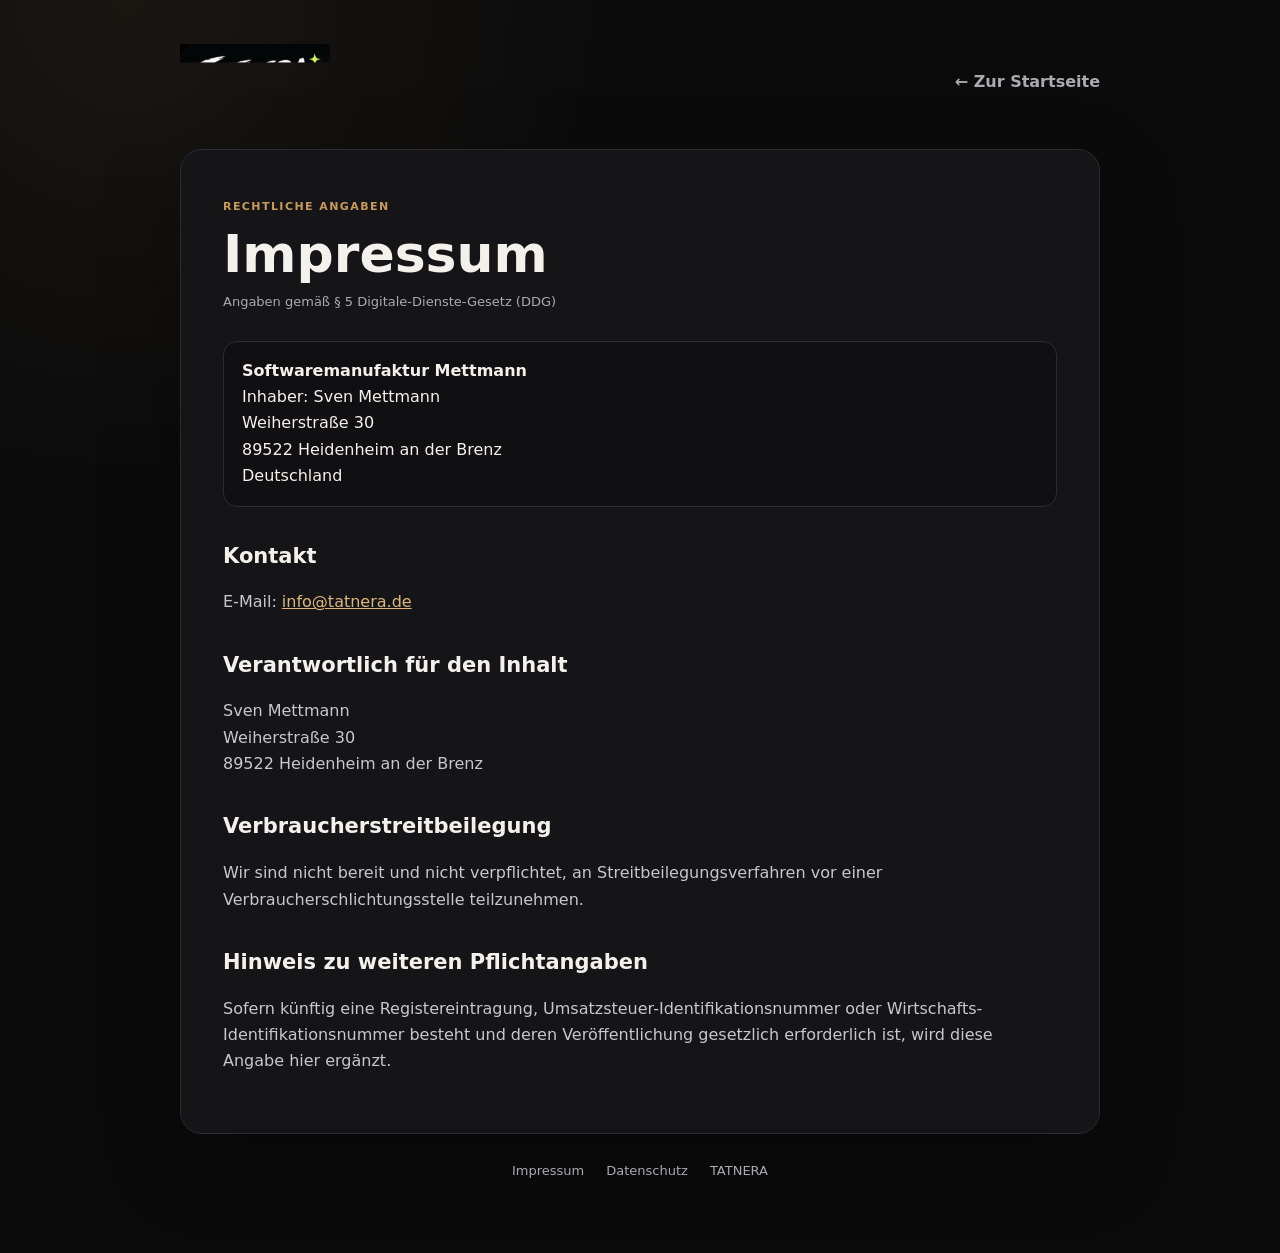
<file: impressum.html>
<!doctype html><html lang="de"><head><meta charset="utf-8"><meta name="viewport" content="width=device-width,initial-scale=1"><title>Impressum – TATNERA</title><meta name="robots" content="index,follow"><link rel="stylesheet" href="legal.css?v=20260912-1"></head><body><main class="legal-wrap"><div class="legal-top"><a href="./" aria-label="Zur TATNERA Startseite"><img src="assets/tatnera-brand.png?v=20260904-1" alt="TATNERA Studio Software"></a><a class="legal-back" href="./">← Zur Startseite</a></div><article class="legal-card"><span class="eyebrow">Rechtliche Angaben</span><h1>Impressum</h1><div class="legal-meta">Angaben gemäß § 5 Digitale-Dienste-Gesetz (DDG)</div><div class="legal-box"><strong>Softwaremanufaktur Mettmann</strong><br>Inhaber: Sven Mettmann<br>Weiherstraße 30<br>89522 Heidenheim an der Brenz<br>Deutschland</div><h2>Kontakt</h2><p>E-Mail: <a href="mailto:info@tatnera.de">info@tatnera.de</a></p><h2>Verantwortlich für den Inhalt</h2><p>Sven Mettmann<br>Weiherstraße 30<br>89522 Heidenheim an der Brenz</p><h2>Verbraucherstreitbeilegung</h2><p>Wir sind nicht bereit und nicht verpflichtet, an Streitbeilegungsverfahren vor einer Verbraucherschlichtungsstelle teilzunehmen.</p><h2>Hinweis zu weiteren Pflichtangaben</h2><p>Sofern künftig eine Registereintragung, Umsatzsteuer-Identifikationsnummer oder Wirtschafts-Identifikationsnummer besteht und deren Veröffentlichung gesetzlich erforderlich ist, wird diese Angabe hier ergänzt.</p></article><nav class="legal-footer"><a href="impressum.html">Impressum</a><a href="datenschutz.html">Datenschutz</a><a href="./">TATNERA</a></nav></main></body></html>
</file>
<file: landing.css>
@import url('landing-base.css?v=20260904-1');
@import url('pricing.css?v=5');
@import url('tattoo-marketing.css?v=8');
@import url('brand-entry-palette.css?v=20260904-2');
@import url('brand-logo.css?v=20260905-18');
@import url('landing-mobile-header.css?v=20260905-1');
</file>
<file: legal.css>
:root{color-scheme:dark;--bg:#0b0b0c;--panel:#151518;--line:#2c2c31;--text:#f4f1ed;--muted:#aaaab0;--accent:#c79a5b}*{box-sizing:border-box}body{margin:0;background:radial-gradient(circle at 10% 0%,rgba(199,154,91,.08),transparent 28%),var(--bg);color:var(--text);font-family:Inter,system-ui,-apple-system,BlinkMacSystemFont,"Segoe UI",sans-serif;line-height:1.65}.legal-wrap{width:min(920px,calc(100% - 32px));margin:0 auto;padding:44px 0 72px}.legal-top{display:flex;justify-content:space-between;align-items:center;gap:20px;margin-bottom:28px}.legal-top img{width:150px;height:auto}.legal-back{color:var(--muted);text-decoration:none;font-weight:700}.legal-card{background:var(--panel);border:1px solid var(--line);border-radius:22px;padding:clamp(22px,4vw,42px);box-shadow:0 28px 80px rgba(0,0,0,.28)}.eyebrow{color:var(--accent);font-size:11px;font-weight:850;letter-spacing:.13em;text-transform:uppercase}h1{font-size:clamp(32px,6vw,52px);line-height:1.05;margin:8px 0 10px}h2{font-size:21px;margin:32px 0 8px}h3{font-size:16px;margin:24px 0 6px}p,li{color:#c8c8cc}a{color:#ddb77d}.legal-meta{color:var(--muted);font-size:13px;margin-bottom:28px}.legal-box{border:1px solid var(--line);background:#101012;border-radius:14px;padding:16px 18px;margin:14px 0}.legal-footer{display:flex;justify-content:center;gap:22px;flex-wrap:wrap;margin-top:26px;font-size:13px}.legal-footer a{color:var(--muted);text-decoration:none}@media(max-width:620px){.legal-wrap{padding-top:24px}.legal-top{align-items:flex-start}.legal-top img{width:125px}.legal-card{border-radius:18px}}
</file>
